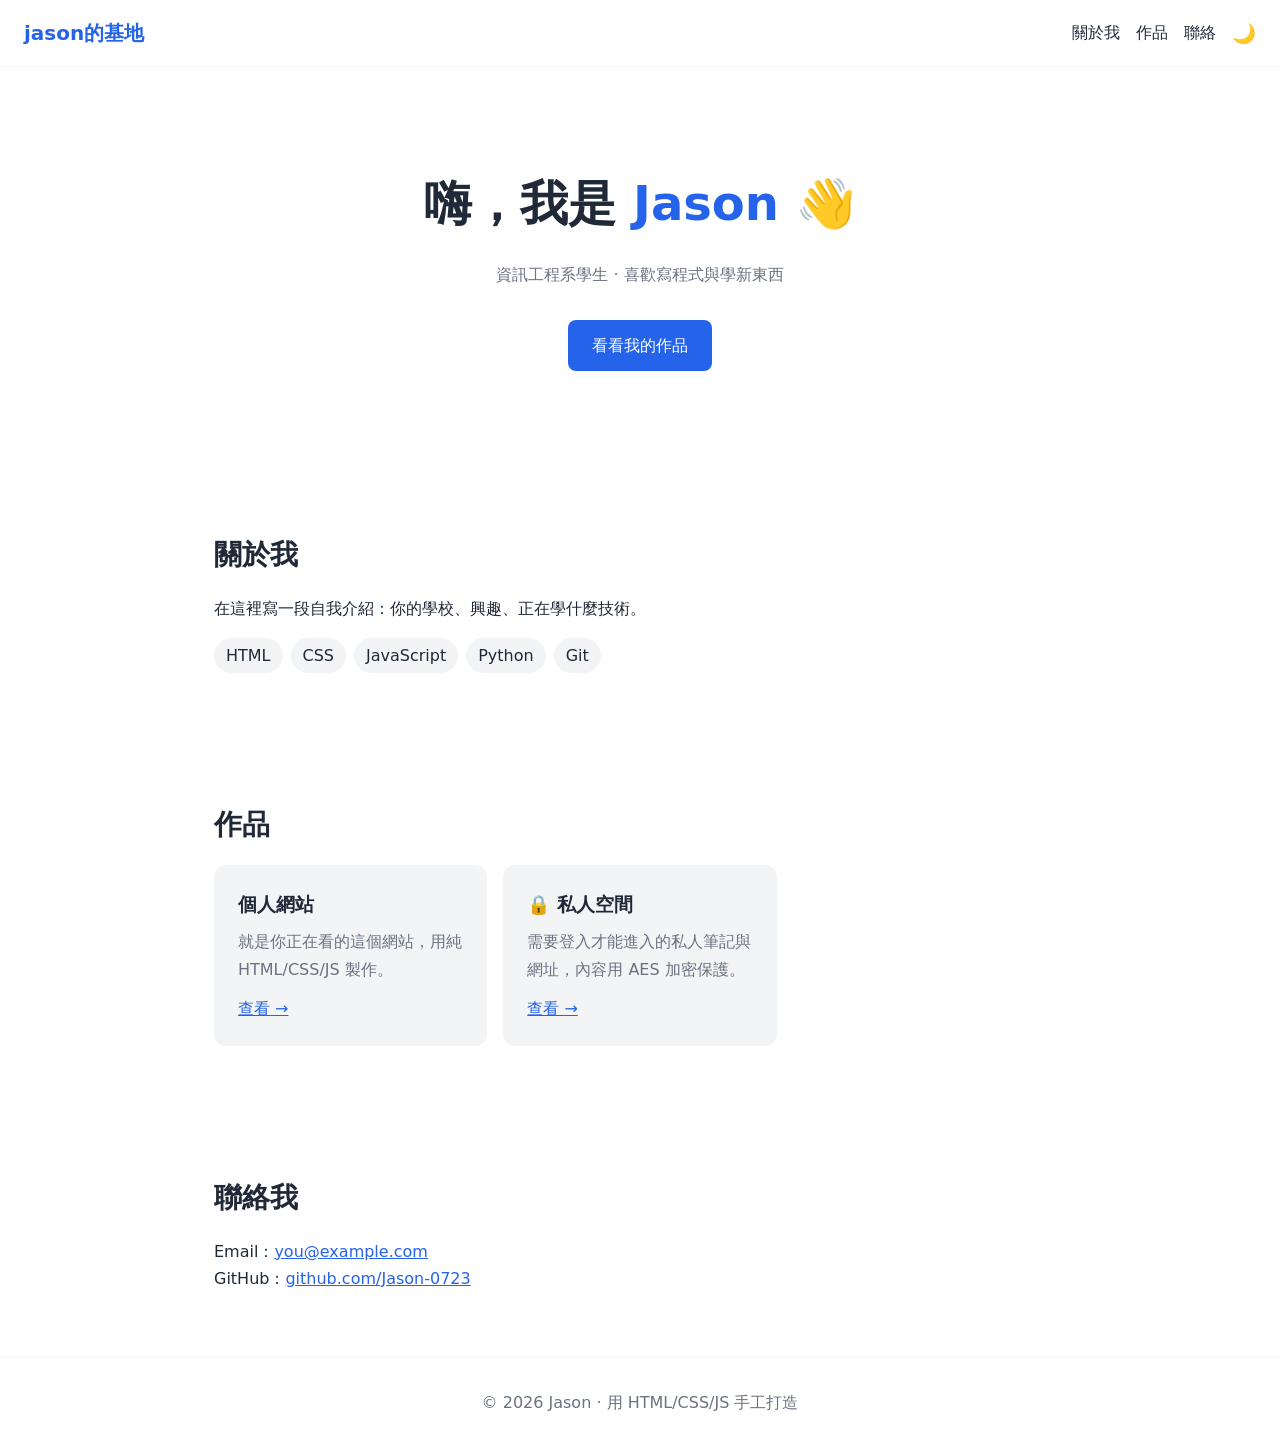
<file: index.html>
<!DOCTYPE html>
<html lang="zh-Hant">
<head>
  <!-- meta：給瀏覽器和搜尋引擎看的資訊，不會顯示在畫面上 -->
  <meta charset="UTF-8">
  <!-- 讓手機正確縮放，沒有這行手機會看到縮小版的電腦網頁 -->
  <meta name="viewport" content="width=device-width, initial-scale=1.0">
  <meta name="description" content="jason的基地：Jason 的個人網站">
  <title>jason的基地</title>
  <link rel="stylesheet" href="style.css">
</head>
<body>
  <!-- 導覽列：href="#about" 會跳到 id="about" 的區塊 -->
  <header class="navbar">
    <a href="#" class="logo">jason的基地</a>
    <nav>
      <a href="#about">關於我</a>
      <a href="#projects">作品</a>
      <a href="#contact">聯絡</a>
      <button id="theme-toggle" aria-label="切換深色模式">🌙</button>
    </nav>
  </header>

  <main>
    <!-- 首頁大標題區 -->
    <section class="hero">
      <h1>嗨，我是 <span class="highlight">Jason</span> 👋</h1>
      <p>資訊工程系學生 · 喜歡寫程式與學新東西</p>
      <a href="#projects" class="btn">看看我的作品</a>
    </section>

    <section id="about">
      <h2>關於我</h2>
      <p>在這裡寫一段自我介紹：你的學校、興趣、正在學什麼技術。</p>
      <ul class="skills">
        <li>HTML</li>
        <li>CSS</li>
        <li>JavaScript</li>
        <li>Python</li>
        <li>Git</li>
      </ul>
    </section>

    <section id="projects">
      <h2>作品</h2>
      <!-- 卡片由 script.js 依照資料自動產生，新增作品只要改 JS 裡的陣列 -->
      <div id="project-list" class="cards"></div>
    </section>

    <section id="contact">
      <h2>聯絡我</h2>
      <p>Email：<a href="mailto:you@example.com">you@example.com</a></p>
      <p>GitHub：<a href="https://github.com/Jason-0723" target="_blank" rel="noopener">github.com/Jason-0723</a></p>
    </section>
  </main>

  <footer>
    <p>© <span id="year"></span> Jason · 用 HTML/CSS/JS 手工打造</p>
  </footer>

  <!-- script 放在 body 最後，確保上面的 HTML 都載入了，JS 才找得到元素 -->
  <script src="script.js"></script>
</body>
</html>
</file>
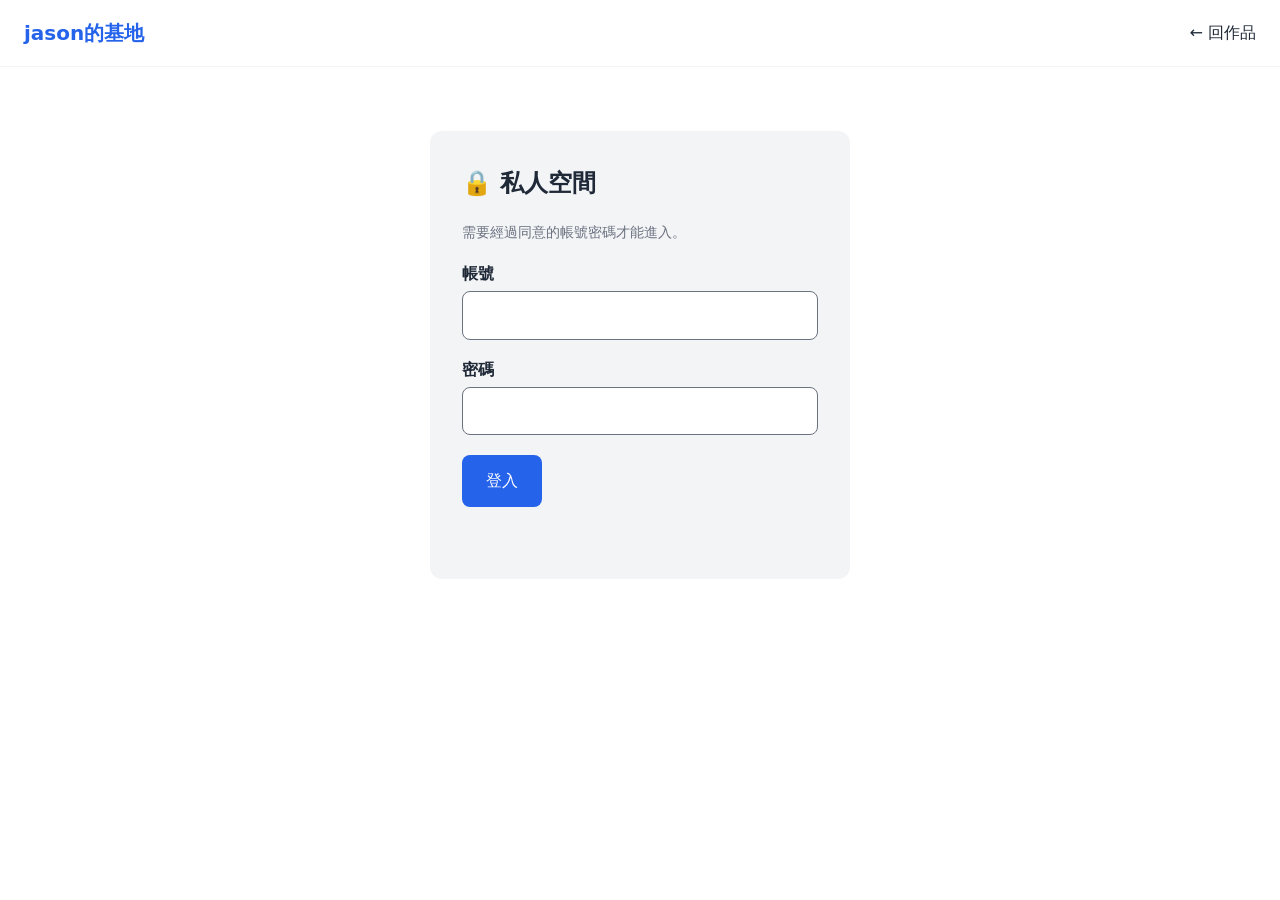
<file: private/index.html>
<!DOCTYPE html>
<html lang="zh-Hant">
<head>
  <meta charset="UTF-8">
  <meta name="viewport" content="width=device-width, initial-scale=1.0">
  <!-- 請搜尋引擎不要收錄這一頁 -->
  <meta name="robots" content="noindex">
  <title>私人空間 · jason的基地</title>
  <link rel="stylesheet" href="../style.css">
  <link rel="stylesheet" href="private.css">
</head>
<body>
  <header class="navbar">
    <a href="../" class="logo">jason的基地</a>
    <nav>
      <a href="../#projects">← 回作品</a>
    </nav>
  </header>

  <main>
    <!-- 登入表單 -->
    <section id="login-view" class="panel">
      <h1>🔒 私人空間</h1>
      <p class="hint">需要經過同意的帳號密碼才能進入。</p>
      <form id="login-form">
        <label for="username">帳號</label>
        <input id="username" autocomplete="username" required>
        <label for="password">密碼</label>
        <input id="password" type="password" autocomplete="current-password" required>
        <button type="submit" class="btn">登入</button>
      </form>
      <p id="login-message" class="message" role="alert"></p>
    </section>

    <!-- 解密後的內容，登入前是隱藏的 -->
    <section id="content-view" class="panel wide hidden">
      <div class="toolbar">
        <h1 id="welcome"></h1>
        <button id="logout" class="btn">登出</button>
      </div>
      <h2>📝 筆記</h2>
      <div id="notes"></div>
      <h2>🔗 網址</h2>
      <ul id="links" class="links"></ul>
    </section>
  </main>

  <script src="vault-crypto.js"></script>
  <script src="private.js"></script>
</body>
</html>
</file>
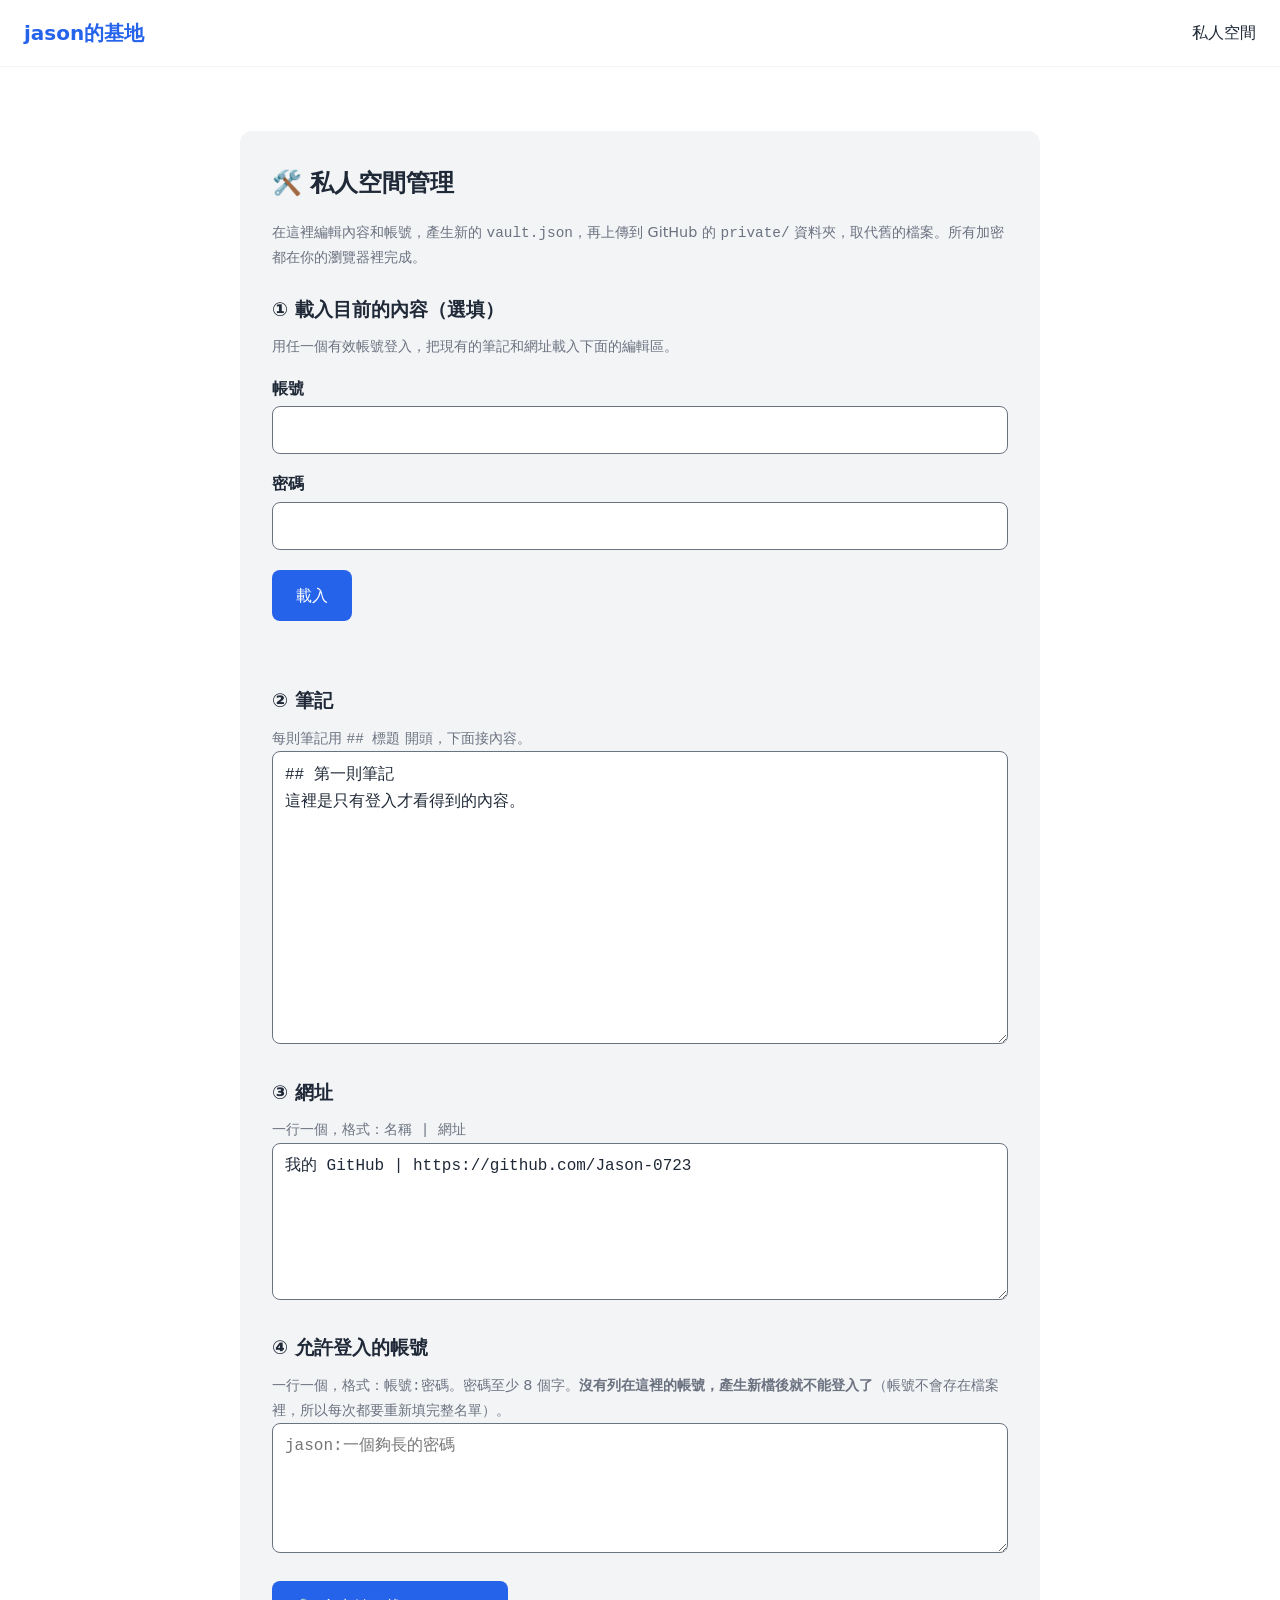
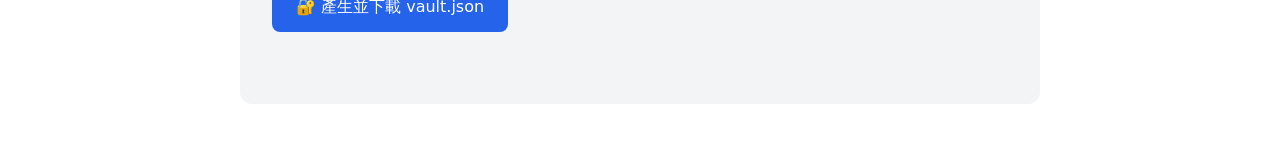
<file: private/admin.html>
<!DOCTYPE html>
<html lang="zh-Hant">
<head>
  <meta charset="UTF-8">
  <meta name="viewport" content="width=device-width, initial-scale=1.0">
  <meta name="robots" content="noindex">
  <title>私人空間管理 · jason的基地</title>
  <link rel="stylesheet" href="../style.css">
  <link rel="stylesheet" href="private.css">
</head>
<body>
  <header class="navbar">
    <a href="../" class="logo">jason的基地</a>
    <nav>
      <a href="./">私人空間</a>
    </nav>
  </header>

  <main>
    <!-- 這一頁本身不含任何秘密，公開也沒關係：所有加密都在你的瀏覽器裡完成，不會送到任何伺服器 -->
    <section class="panel wide">
      <h1>🛠️ 私人空間管理</h1>
      <p class="hint">在這裡編輯內容和帳號，產生新的 <code>vault.json</code>，再上傳到 GitHub 的 <code>private/</code> 資料夾，取代舊的檔案。所有加密都在你的瀏覽器裡完成。</p>

      <h2>① 載入目前的內容（選填）</h2>
      <p class="hint">用任一個有效帳號登入，把現有的筆記和網址載入下面的編輯區。</p>
      <form id="load-form">
        <label for="load-user">帳號</label>
        <input id="load-user" autocomplete="username" required>
        <label for="load-pass">密碼</label>
        <input id="load-pass" type="password" autocomplete="current-password" required>
        <button type="submit" class="btn">載入</button>
      </form>
      <p id="load-message" class="message" role="alert"></p>

      <h2>② 筆記</h2>
      <p class="hint">每則筆記用 <code>## 標題</code> 開頭，下面接內容。</p>
      <textarea id="notes" rows="10">## 第一則筆記
這裡是只有登入才看得到的內容。</textarea>

      <h2>③ 網址</h2>
      <p class="hint">一行一個，格式：<code>名稱 | 網址</code></p>
      <textarea id="links" rows="5">我的 GitHub | https://github.com/Jason-0723</textarea>

      <h2>④ 允許登入的帳號</h2>
      <p class="hint">一行一個，格式：<code>帳號:密碼</code>。密碼至少 8 個字。<strong>沒有列在這裡的帳號，產生新檔後就不能登入了</strong>（帳號不會存在檔案裡，所以每次都要重新填完整名單）。</p>
      <textarea id="users" rows="4" placeholder="jason:一個夠長的密碼"></textarea>

      <button id="generate" class="btn">🔐 產生並下載 vault.json</button>
      <p id="generate-message" class="message" role="alert"></p>
    </section>
  </main>

  <script src="vault-crypto.js"></script>
  <script src="admin.js"></script>
</body>
</html>
</file>
<file: style.css>
/* ===== CSS 變數：顏色集中管理，切換深色模式只要換這組值 ===== */
:root {
  --bg: #ffffff;
  --text: #1f2937;
  --muted: #6b7280;
  --card: #f3f4f6;
  --accent: #2563eb;
}

/* 當 <html> 上有 data-theme="dark" 時，覆蓋變數 */
[data-theme="dark"] {
  --bg: #0f172a;
  --text: #e5e7eb;
  --muted: #9ca3af;
  --card: #1e293b;
  --accent: #60a5fa;
}

/* ===== 基本設定 ===== */
* {
  box-sizing: border-box; /* 寬度包含 padding 和 border，排版比較直覺 */
  margin: 0;
  padding: 0;
}

html {
  scroll-behavior: smooth; /* 點導覽列時平滑捲動 */
}

body {
  font-family: system-ui, -apple-system, "Noto Sans TC", sans-serif;
  background: var(--bg);
  color: var(--text);
  line-height: 1.7;
  transition: background 0.3s, color 0.3s;
}

a {
  color: var(--accent);
}

/* ===== 導覽列（Flexbox 排版） ===== */
.navbar {
  position: sticky; /* 捲動時固定在上方 */
  top: 0;
  display: flex;
  justify-content: space-between;
  align-items: center;
  padding: 1rem 1.5rem;
  background: var(--bg);
  border-bottom: 1px solid var(--card);
  z-index: 10;
}

.logo {
  font-weight: bold;
  font-size: 1.25rem;
  text-decoration: none;
}

.navbar nav {
  display: flex;
  gap: 1rem;
  align-items: center;
}

.navbar nav a {
  color: var(--text);
  text-decoration: none;
}

.navbar nav a:hover {
  color: var(--accent);
}

#theme-toggle {
  background: none;
  border: none;
  font-size: 1.2rem;
  cursor: pointer;
}

/* ===== 內容區塊 ===== */
main {
  max-width: 900px;
  margin: 0 auto; /* 置中 */
  padding: 0 1.5rem;
}

section {
  padding: 4rem 0;
}

h2 {
  margin-bottom: 1rem;
  font-size: 1.75rem;
}

.hero {
  text-align: center;
  padding: 6rem 0;
}

.hero h1 {
  font-size: clamp(2rem, 5vw, 3rem); /* 依螢幕寬度自動調整字體大小 */
}

.hero p {
  color: var(--muted);
  margin: 1rem 0 2rem;
}

.highlight {
  color: var(--accent);
}

.btn {
  display: inline-block;
  padding: 0.75rem 1.5rem;
  background: var(--accent);
  color: #fff;
  border-radius: 8px;
  text-decoration: none;
  transition: transform 0.2s;
}

.btn:hover {
  transform: translateY(-2px);
}

.skills {
  list-style: none;
  display: flex;
  flex-wrap: wrap;
  gap: 0.5rem;
  margin-top: 1rem;
}

.skills li {
  background: var(--card);
  padding: 0.25rem 0.75rem;
  border-radius: 999px;
}

/* ===== 作品卡片（Grid 排版，自動依寬度決定一排幾張） ===== */
.cards {
  display: grid;
  grid-template-columns: repeat(auto-fill, minmax(250px, 1fr));
  gap: 1rem;
}

.card {
  background: var(--card);
  padding: 1.5rem;
  border-radius: 12px;
}

.card h3 {
  margin-bottom: 0.5rem;
}

.card p {
  color: var(--muted);
  margin-bottom: 0.75rem;
}

footer {
  text-align: center;
  padding: 2rem;
  color: var(--muted);
  border-top: 1px solid var(--card);
}

/* ===== RWD：螢幕寬度小於 600px（手機）時的調整 ===== */
@media (max-width: 600px) {
  .navbar nav {
    gap: 0.6rem;
    font-size: 0.9rem;
  }
}
</file>
<file: private/private.css>
/* 私人空間專用樣式，顏色變數沿用 ../style.css */

.panel {
  max-width: 420px;
  margin: 4rem auto;
  background: var(--card);
  padding: 2rem;
  border-radius: 12px;
}

.panel.wide {
  max-width: 800px;
}

.panel h1 {
  font-size: 1.5rem;
  margin-bottom: 1rem;
}

.panel h2 {
  font-size: 1.2rem;
  margin: 1.5rem 0 0.5rem;
}

label {
  display: block;
  margin: 1rem 0 0.25rem;
  font-weight: 600;
}

input,
textarea {
  width: 100%;
  padding: 0.6rem 0.75rem;
  border: 1px solid var(--muted);
  border-radius: 8px;
  background: var(--bg);
  color: var(--text);
  font: inherit;
}

textarea {
  min-height: 8rem;
  font-family: ui-monospace, Consolas, monospace;
}

button.btn {
  border: none;
  cursor: pointer;
  margin-top: 1.25rem;
  font: inherit;
}

button.btn:disabled {
  opacity: 0.6;
  cursor: wait;
}

.hint {
  color: var(--muted);
  font-size: 0.9rem;
}

.message {
  margin-top: 1rem;
  min-height: 1.5em;
}

.message.error {
  color: #dc2626;
}

.message.ok {
  color: #16a34a;
}

.hidden {
  display: none;
}

/* 解密後的內容 */
.note {
  background: var(--bg);
  padding: 1rem 1.25rem;
  border-radius: 8px;
  margin-bottom: 1rem;
}

.note h3 {
  margin-bottom: 0.5rem;
}

.note p {
  white-space: pre-wrap; /* 保留筆記裡的換行 */
}

.links {
  list-style: none;
}

.links li {
  padding: 0.5rem 0;
  border-bottom: 1px solid var(--bg);
}

.toolbar {
  display: flex;
  justify-content: space-between;
  align-items: center;
}

.toolbar button.btn {
  margin-top: 0;
}
</file>
